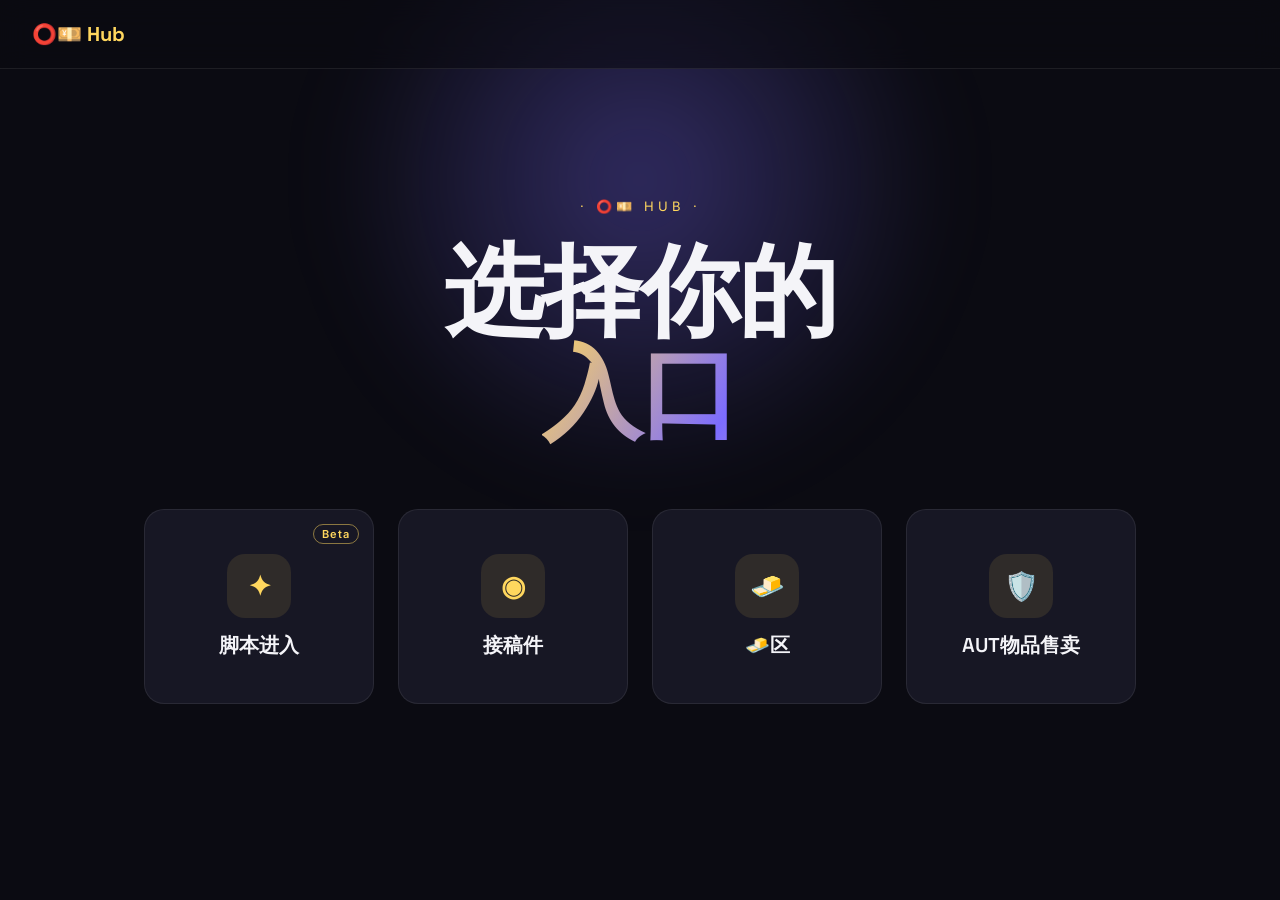
<file: index.html>
<!DOCTYPE html>
<html lang="zh">
<head>
  <meta charset="UTF-8" />
  <meta name="viewport" content="width=device-width, initial-scale=1.0" />
  <title>⭕💴 Hub</title>
  <link rel="stylesheet" href="styles.css" />
  <link rel="preconnect" href="https://fonts.googleapis.com" />
  <link rel="preconnect" href="https://fonts.gstatic.com" crossorigin />
  <link href="https://fonts.googleapis.com/css2?family=Space+Grotesk:wght@400;500;600;700&family=Inter:wght@400;500;600&display=swap" rel="stylesheet" />
</head>
<body>
  <nav class="nav">
    <a class="brand" href="#">⭕💴 <span>Hub</span></a>
  </nav>

  <header class="hero">
    <div class="hero-glow" aria-hidden="true"></div>
    <p class="eyebrow slide-in">· ⭕💴 Hub ·</p>
    <h1 class="slide-in">选择你的<br /><span class="grad">入口</span></h1>
    <div class="options">
      <button class="option slide-in" id="opt-script">
        <span class="option-icon">✦</span>
        <span class="option-title">脚本进入</span>
        <span class="option-tag">Beta</span>
      </button>
      <button class="option slide-in" id="opt-order">
        <span class="option-icon">◉</span>
        <span class="option-title">接稿件</span>
      </button>
      <button class="option slide-in" id="opt-hu">
        <span class="option-icon">🧈</span>
        <span class="option-title">🧈区</span>
      </button>
      <button class="option slide-in" id="opt-aut">
        <span class="option-icon">🛡️</span>
        <span class="option-title">AUT物品售卖</span>
      </button>
    </div>
  </header>

  <div class="modal" id="modal" hidden>
    <div class="modal-backdrop"></div>
    <div class="modal-box">
      <button class="modal-close" id="modal-close" aria-label="关闭">✕</button>
      <p class="eyebrow">· 脚本 ·</p>
      <h2>复制脚本</h2>
      <p class="modal-hint">点击下方文字即可复制</p>
      <div class="code" id="code" title="点击复制">
        loadstring(game:HttpGet('https://raw.githubusercontent.com/p4xt0n3/lqhzhub/refs/heads/main/mewing.lua'))()
      </div>
      <button class="btn btn-primary" id="copy-btn">复制脚本</button>
    </div>
  </div>

  <script type="module" src="script.js"></script>
</body>
</html>
</file>
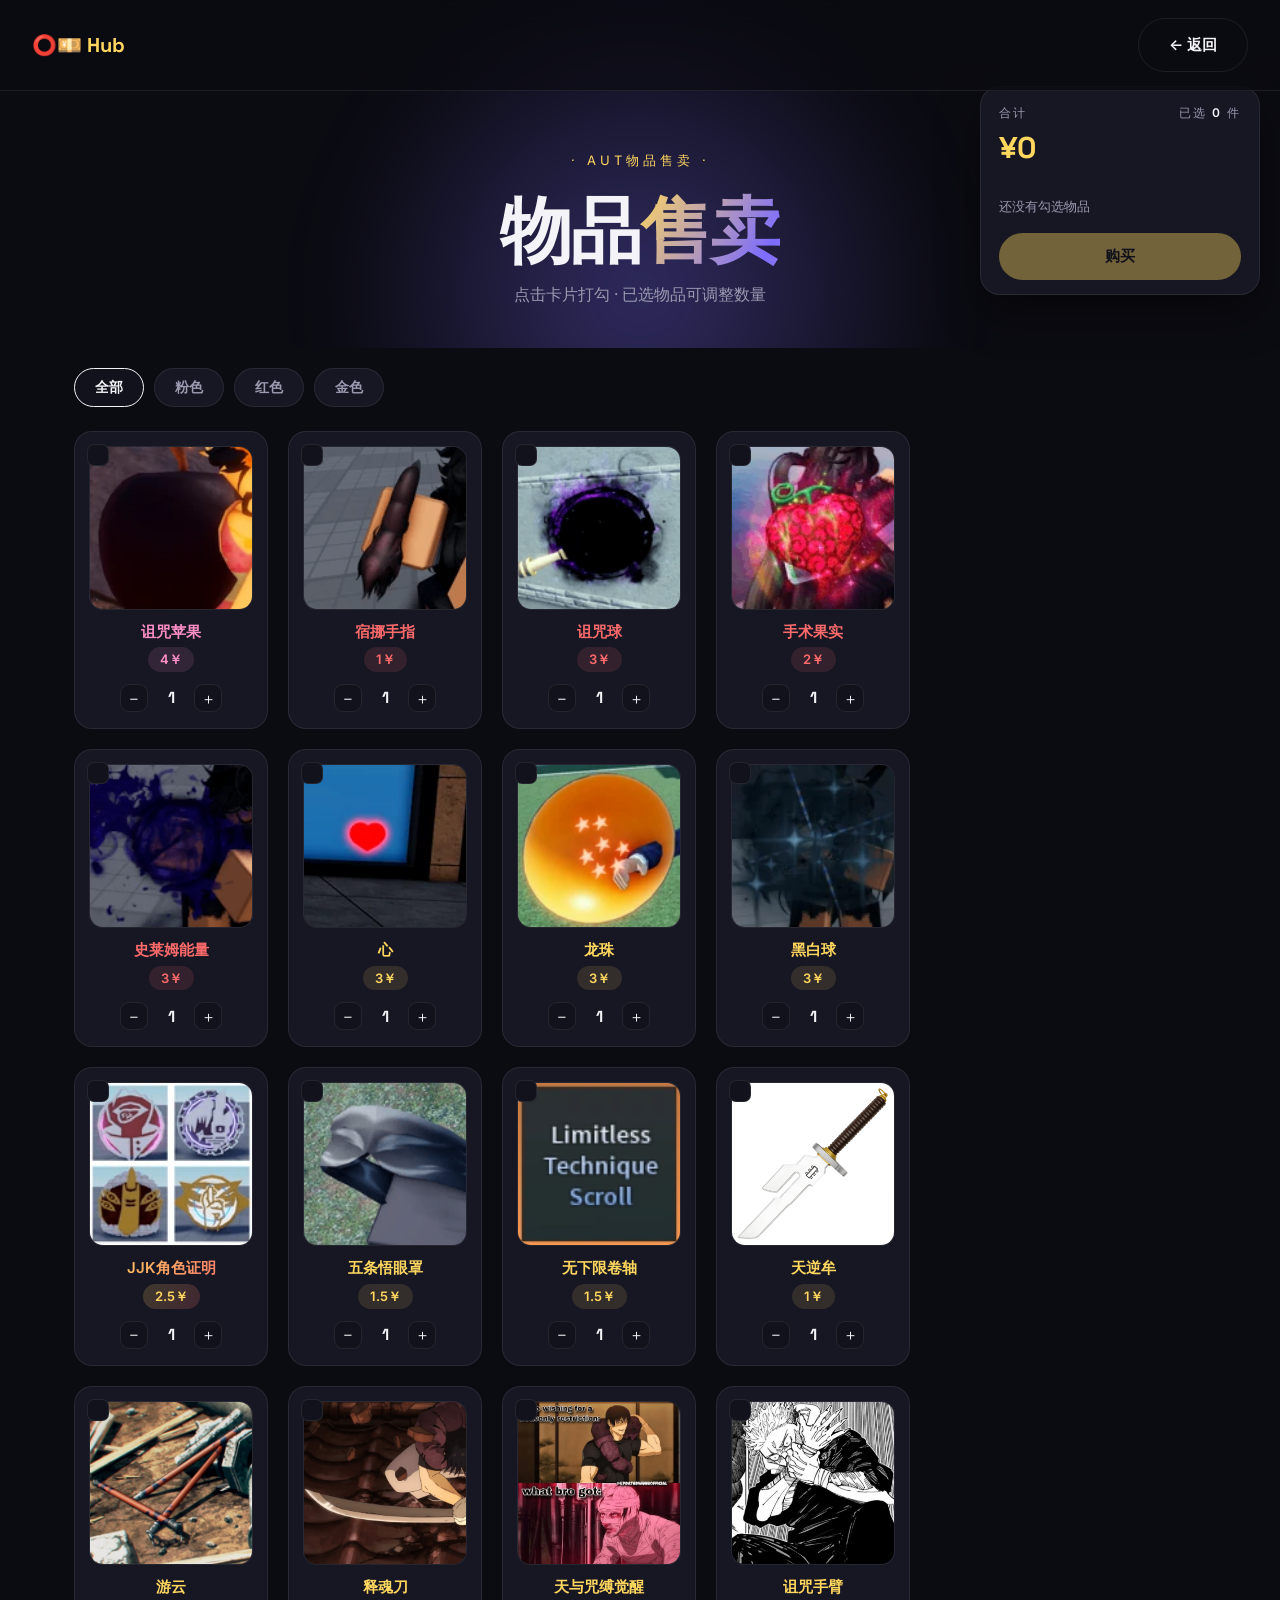
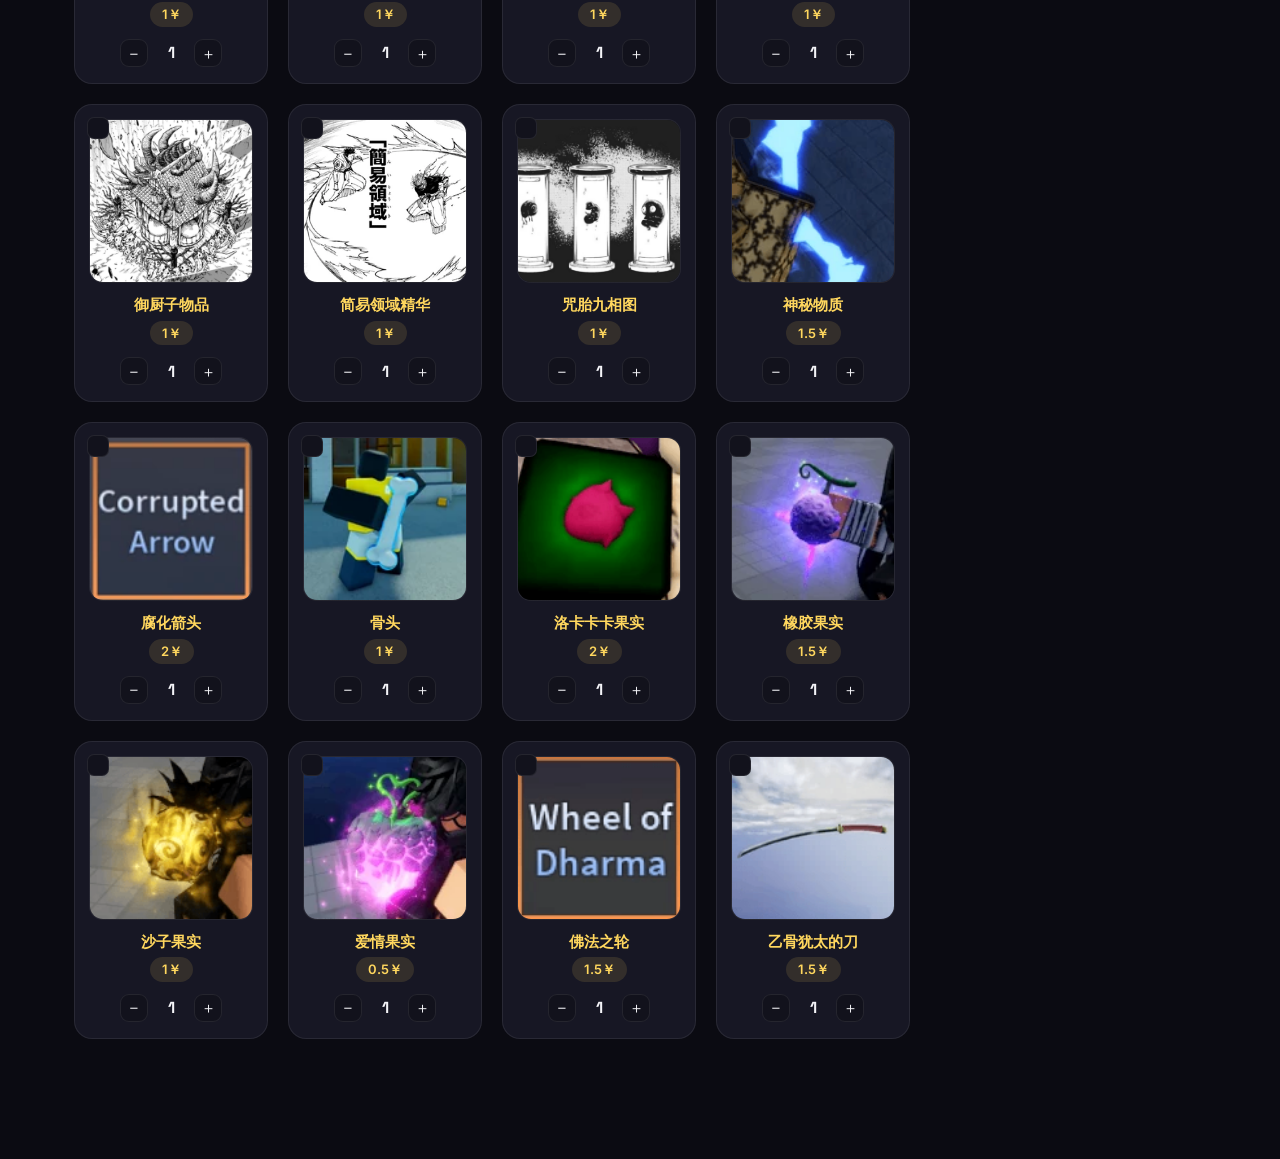
<file: aut.html>
<!DOCTYPE html>
<html lang="zh">
<head>
  <meta charset="UTF-8" />
  <meta name="viewport" content="width=device-width, initial-scale=1.0" />
  <title>⭕💴 Hub · AUT物品售卖</title>
  <link rel="stylesheet" href="styles.css" />
  <link rel="preconnect" href="https://fonts.googleapis.com" />
  <link rel="preconnect" href="https://fonts.gstatic.com" crossorigin />
  <link href="https://fonts.googleapis.com/css2?family=Space+Grotesk:wght@400;500;600;700&family=Inter:wght@400;500;600&display=swap" rel="stylesheet" />
</head>
<body>
  <nav class="nav">
    <a class="brand" href="index.html">⭕💴 <span>Hub</span></a>
    <a class="btn btn-ghost nav-back" href="index.html">← 返回</a>
  </nav>

  <header class="hero shop-hero">
    <div class="hero-glow" aria-hidden="true"></div>
    <p class="eyebrow slide-in">· AUT物品售卖 ·</p>
    <h1 class="slide-in">物品<span class="grad">售卖</span></h1>
    <p class="sub slide-in">点击卡片打勾 · 已选物品可调整数量</p>
  </header>

  <main class="shop">
    <div class="filters" id="filters">
      <button class="filter-btn active" data-color="all">全部</button>
      <button class="filter-btn" data-color="pink">粉色</button>
      <button class="filter-btn" data-color="red">红色</button>
      <button class="filter-btn" data-color="gold">金色</button>
    </div>
    <div class="items" id="items"></div>
  </main>

  <aside class="cart" id="cart">
    <div class="cart-head">
      <span>合计</span>
      <span>已选 <b id="cart-count">0</b> 件</span>
    </div>
    <div class="cart-price" id="cart-price">¥0</div>
    <div class="cart-list" id="cart-list"></div>
    <p class="cart-empty" id="cart-empty">还没有勾选物品</p>
    <button class="btn btn-primary buy-btn" id="buy-btn" disabled>购买</button>
  </aside>

  <div class="modal" id="pay-modal" hidden>
    <div class="modal-backdrop"></div>
    <div class="modal-box pay-box">
      <button class="modal-close" id="pay-close" aria-label="关闭">✕</button>
      <p class="eyebrow">· 订单确认 ·</p>
      <h2>填写信息</h2>
      <div class="pay-field">
        <label>QQ号</label>
        <input id="pay-qq" type="text" inputmode="numeric" placeholder="请输入 QQ 号" />
      </div>
      <div class="pay-field">
        <label>QQ名称</label>
        <input id="pay-name" type="text" placeholder="请输入 QQ 名称" />
      </div>
      <div class="pay-field">
        <label>Roblox名称</label>
        <input id="pay-ro" type="text" placeholder="请输入 Roblox 名称" />
      </div>
      <button class="btn btn-primary pay-confirm" id="pay-confirm">生成账单</button>
    </div>
  </div>

  <script type="module" src="aut.js"></script>
</body>
</html>
</file>
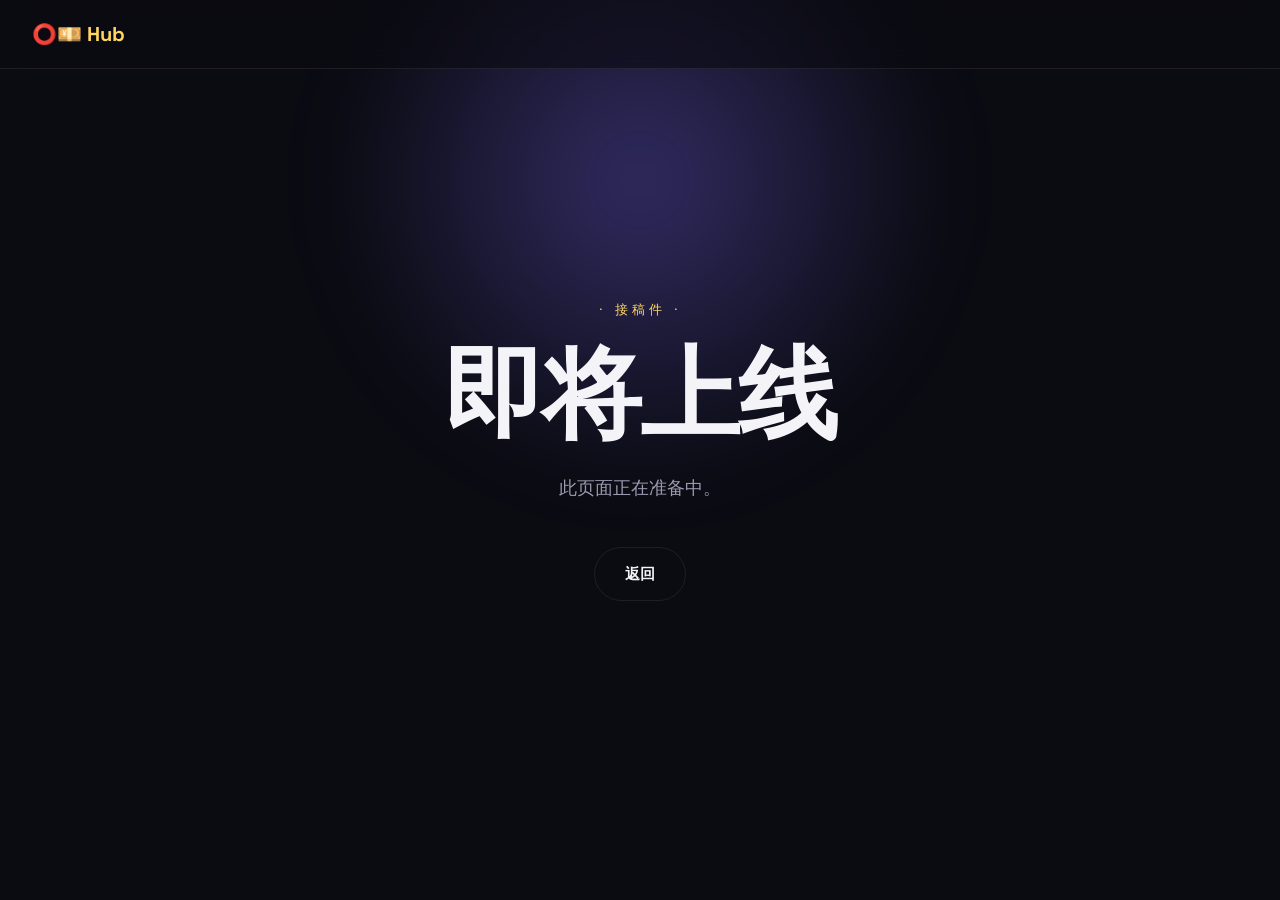
<file: gj.html>
<!DOCTYPE html>
<html lang="zh">
<head>
  <meta charset="UTF-8" />
  <meta name="viewport" content="width=device-width, initial-scale=1.0" />
  <title>⭕💴 Hub · 接稿件</title>
  <link rel="stylesheet" href="styles.css" />
  <link rel="preconnect" href="https://fonts.googleapis.com" />
  <link rel="preconnect" href="https://fonts.gstatic.com" crossorigin />
  <link href="https://fonts.googleapis.com/css2?family=Space+Grotesk:wght@400;500;600;700&family=Inter:wght@400;500;600&display=swap" rel="stylesheet" />
</head>
<body>
  <nav class="nav">
    <a class="brand" href="index.html">⭕💴 <span>Hub</span></a>
  </nav>

  <header class="hero">
    <div class="hero-glow" aria-hidden="true"></div>
    <p class="eyebrow slide-in">· 接稿件 ·</p>
    <h1 class="slide-in">即将上线</h1>
    <p class="sub slide-in">此页面正在准备中。</p>
    <div class="hero-actions slide-in">
      <a class="btn btn-ghost" href="index.html">返回</a>
    </div>
  </header>

  <script type="module" src="script.js"></script>
</body>
</html>
</file>
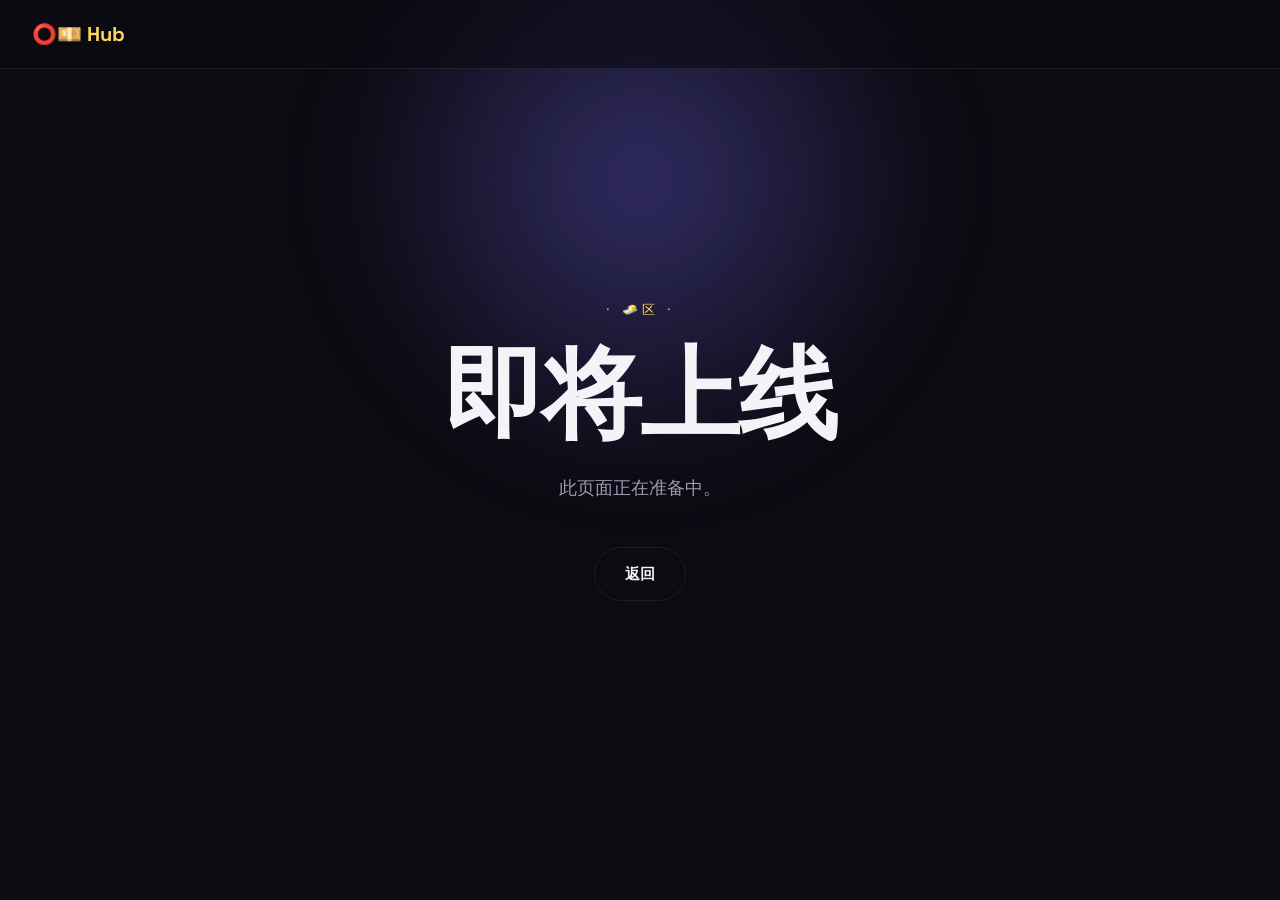
<file: hy.html>
<!DOCTYPE html>
<html lang="zh">
<head>
  <meta charset="UTF-8" />
  <meta name="viewport" content="width=device-width, initial-scale=1.0" />
  <title>⭕💴 Hub · 🧈区</title>
  <link rel="stylesheet" href="styles.css" />
  <link rel="preconnect" href="https://fonts.googleapis.com" />
  <link rel="preconnect" href="https://fonts.gstatic.com" crossorigin />
  <link href="https://fonts.googleapis.com/css2?family=Space+Grotesk:wght@400;500;600;700&family=Inter:wght@400;500;600&display=swap" rel="stylesheet" />
</head>
<body>
  <nav class="nav">
    <a class="brand" href="index.html">⭕💴 <span>Hub</span></a>
  </nav>

  <header class="hero">
    <div class="hero-glow" aria-hidden="true"></div>
    <p class="eyebrow slide-in">· 🧈区 ·</p>
    <h1 class="slide-in">即将上线</h1>
    <p class="sub slide-in">此页面正在准备中。</p>
    <div class="hero-actions slide-in">
      <a class="btn btn-ghost" href="index.html">返回</a>
    </div>
  </header>

  <script type="module" src="script.js"></script>
</body>
</html>
</file>
<file: styles.css>
:root {
  --bg: #0b0b12;
  --bg-soft: #12121c;
  --card: #171724;
  --line: rgba(255, 255, 255, 0.08);
  --text: #f4f4f8;
  --muted: #9a9ab0;
  --accent: #ffd75e;
  --accent-2: #7c6cff;
  --radius: 20px;
  --ease: cubic-bezier(0.22, 1, 0.36, 1);
}

* {
  margin: 0;
  padding: 0;
  box-sizing: border-box;
}

html {
  scroll-behavior: smooth;
}

body {
  font-family: "Inter", system-ui, sans-serif;
  background: var(--bg);
  color: var(--text);
  line-height: 1.6;
  overflow-x: hidden;
  min-height: 100vh;
}

h1, h2, .brand {
  font-family: "Space Grotesk", sans-serif;
}

/* ---------- Nav ---------- */
.nav {
  position: fixed;
  inset: 0 0 auto 0;
  z-index: 50;
  display: flex;
  align-items: center;
  justify-content: space-between;
  padding: 18px 32px;
  background: rgba(11, 11, 18, 0.6);
  backdrop-filter: blur(14px);
  border-bottom: 1px solid var(--line);
  transform: translateY(-100%);
  animation: navIn 0.8s var(--ease) 0.2s forwards;
}

@keyframes navIn {
  to { transform: translateY(0); }
}

.brand {
  font-size: 20px;
  font-weight: 700;
  text-decoration: none;
  color: var(--text);
}

.brand span {
  color: var(--accent);
}

.nav-back {
  padding: 8px 18px;
  font-size: 14px;
  font-family: "Inter", sans-serif;
}

/* ---------- Hero ---------- */
.hero {
  position: relative;
  min-height: 100vh;
  display: flex;
  flex-direction: column;
  justify-content: center;
  align-items: center;
  text-align: center;
  padding: 120px 24px;
  overflow: hidden;
}

.hero-glow {
  position: absolute;
  top: -20%;
  left: 50%;
  transform: translateX(-50%);
  width: 720px;
  height: 720px;
  background: radial-gradient(circle at center, rgba(124, 108, 255, 0.35), transparent 60%);
  filter: blur(40px);
  animation: float 8s ease-in-out infinite;
  pointer-events: none;
}

@keyframes float {
  0%, 100% { transform: translateX(-50%) translateY(0); }
  50% { transform: translateX(-50%) translateY(-30px); }
}

.eyebrow {
  font-size: 13px;
  letter-spacing: 4px;
  text-transform: uppercase;
  color: var(--accent);
  margin-bottom: 24px;
}

.hero h1 {
  font-size: clamp(48px, 9vw, 100px);
  line-height: 1.02;
  font-weight: 700;
  letter-spacing: -2px;
}

.grad {
  background: linear-gradient(120deg, var(--accent), var(--accent-2), var(--accent));
  background-size: 200% auto;
  -webkit-background-clip: text;
  background-clip: text;
  color: transparent;
  animation: shimmer 6s linear infinite;
}

@keyframes shimmer {
  to { background-position: 200% center; }
}

.sub {
  margin-top: 28px;
  max-width: 560px;
  color: var(--muted);
  font-size: 18px;
}

/* ---------- Options ---------- */
.options {
  margin-top: 64px;
  display: flex;
  gap: 24px;
  flex-wrap: wrap;
  justify-content: center;
}

.option {
  position: relative;
  display: flex;
  flex-direction: column;
  align-items: center;
  gap: 14px;
  min-width: 230px;
  padding: 44px 40px;
  background: var(--card);
  border: 1px solid var(--line);
  border-radius: var(--radius);
  color: var(--text);
  cursor: pointer;
  font-family: "Space Grotesk", sans-serif;
  font-size: 20px;
  font-weight: 600;
  transition: transform 0.4s var(--ease), border-color 0.4s, box-shadow 0.4s, background 0.4s;
}

.option:hover {
  transform: translateY(-8px);
  border-color: rgba(255, 215, 94, 0.55);
  box-shadow: 0 20px 48px rgba(0, 0, 0, 0.4);
  background: var(--bg-soft);
}

.option:active {
  transform: translateY(-3px) scale(0.98);
}

.option-icon {
  width: 64px;
  height: 64px;
  display: grid;
  place-items: center;
  font-size: 28px;
  color: var(--accent);
  background: rgba(255, 215, 94, 0.1);
  border-radius: 18px;
  transition: transform 0.5s var(--ease), background 0.4s, color 0.4s;
}

.option:hover .option-icon {
  transform: translateY(-4px) rotate(-6deg) scale(1.1);
  background: rgba(255, 215, 94, 0.22);
  color: #ffe894;
  animation: wiggle 0.6s var(--ease);
}

@keyframes wiggle {
  0%, 100% { transform: translateY(-4px) rotate(-6deg) scale(1.1); }
  25% { transform: translateY(-4px) rotate(6deg) scale(1.12); }
  50% { transform: translateY(-4px) rotate(-4deg) scale(1.1); }
  75% { transform: translateY(-4px) rotate(4deg) scale(1.1); }
}

.option-tag {
  position: absolute;
  top: 14px;
  right: 14px;
  font-size: 11px;
  font-family: "Inter", sans-serif;
  font-weight: 600;
  letter-spacing: 1px;
  color: var(--accent);
  border: 1px solid rgba(255, 215, 94, 0.5);
  padding: 2px 8px;
  border-radius: 999px;
  animation: pulseTag 2.4s ease-in-out infinite;
}

.option-title {
  transition: transform 0.4s var(--ease);
}

.option:hover .option-title {
  transform: translateY(2px);
}

@keyframes pulseTag {
  0%, 100% { opacity: 1; transform: scale(1); }
  50% { opacity: 0.75; transform: scale(1.05); }
}

/* ---------- Buttons ---------- */
.btn {
  border: none;
  padding: 14px 30px;
  border-radius: 999px;
  font-size: 15px;
  font-weight: 600;
  cursor: pointer;
  text-decoration: none;
  display: inline-block;
  transition: transform 0.3s var(--ease), box-shadow 0.3s, background 0.3s;
}

.btn:hover {
  transform: translateY(-3px);
}

.btn-primary {
  background: var(--accent);
  color: #0b0b12;
}

.btn-primary:hover {
  box-shadow: 0 12px 32px rgba(255, 215, 94, 0.4);
}

.btn-ghost {
  background: transparent;
  color: var(--text);
  border: 1px solid var(--line);
}

.btn-ghost:hover {
  background: var(--bg-soft);
}

.hero-actions {
  margin-top: 44px;
  display: flex;
  gap: 16px;
  justify-content: center;
}

/* ---------- Modal ---------- */
.modal {
  position: fixed;
  inset: 0;
  z-index: 100;
  display: grid;
  place-items: center;
  padding: 24px;
}

.modal[hidden] {
  display: none;
}

.modal-backdrop {
  position: absolute;
  inset: 0;
  background: rgba(5, 5, 10, 0.7);
  backdrop-filter: blur(6px);
  animation: fadeIn 0.4s var(--ease);
}

.modal-box {
  position: relative;
  width: min(560px, 100%);
  background: var(--bg-soft);
  border: 1px solid var(--line);
  border-radius: var(--radius);
  padding: 44px 36px 36px;
  text-align: center;
  animation: popIn 0.5s var(--ease);
}

@keyframes fadeIn {
  from { opacity: 0; }
  to { opacity: 1; }
}

@keyframes popIn {
  from { opacity: 0; transform: translateY(24px) scale(0.96); }
  to { opacity: 1; transform: translateY(0) scale(1); }
}

.modal-close {
  position: absolute;
  top: 16px;
  right: 16px;
  width: 36px;
  height: 36px;
  border: none;
  border-radius: 999px;
  background: var(--card);
  color: var(--muted);
  font-size: 16px;
  cursor: pointer;
  transition: background 0.3s, color 0.3s, transform 0.3s;
}

.modal-close:hover {
  background: var(--text);
  color: var(--bg);
  transform: rotate(90deg);
}

.modal-box h2 {
  font-size: 32px;
  letter-spacing: -1px;
}

.modal-hint {
  color: var(--muted);
  font-size: 14px;
  margin: 8px 0 24px;
}

.code {
  font-family: ui-monospace, "SF Mono", Menlo, monospace;
  font-size: 13px;
  line-height: 1.6;
  word-break: break-all;
  text-align: left;
  background: #0d0d16;
  border: 1px solid var(--line);
  border-radius: 12px;
  padding: 16px 18px;
  color: var(--accent);
  margin-bottom: 24px;
  cursor: pointer;
  user-select: all;
  transition: border-color 0.3s;
}

.code:hover {
  border-color: rgba(255, 215, 94, 0.5);
}

/* ---------- Slide-in reveal ---------- */
.slide-in {
  opacity: 0;
  transform: translateY(30px);
  transition: opacity 0.8s var(--ease), transform 0.8s var(--ease);
}

.slide-in.in {
  opacity: 1;
  transform: translateY(0);
}

.hero .eyebrow.slide-in { transition-delay: 0.3s; }
.hero h1.slide-in { transition-delay: 0.45s; }
.hero .sub.slide-in { transition-delay: 0.6s; }
.hero .hero-actions.slide-in { transition-delay: 0.75s; }
.options .option:nth-child(1) { transition-delay: 0.6s; }
.options .option:nth-child(2) { transition-delay: 0.72s; }
.options .option:nth-child(3) { transition-delay: 0.84s; }
.options .option:nth-child(4) { transition-delay: 0.96s; }

@media (max-width: 720px) {
  .nav { padding: 16px 20px; }
  .hero { padding-top: 100px; }
  .option { min-width: 200px; padding: 36px 28px; }
}

/* ---------- AUT Shop ---------- */
.shop-hero { min-height: 0; padding: 150px 24px 40px; }
.shop-hero h1 { font-size: clamp(40px, 7vw, 72px); }
.shop-hero .sub { margin-top: 14px; font-size: 16px; }

.shop { max-width: 1180px; margin: 0 auto; padding: 20px 24px 120px; }

.filters {
  display: flex;
  gap: 10px;
  flex-wrap: wrap;
  margin-bottom: 24px;
}

.filter-btn {
  border: 1px solid var(--line);
  background: var(--card);
  color: var(--muted);
  font-family: "Inter", sans-serif;
  font-size: 14px;
  font-weight: 600;
  padding: 9px 20px;
  border-radius: 999px;
  cursor: pointer;
  transition: color 0.3s, border-color 0.3s, background 0.3s, transform 0.2s;
}

.filter-btn:hover {
  color: var(--text);
  border-color: rgba(255, 215, 94, 0.4);
}

.filter-btn:active {
  transform: scale(0.96);
}

.filter-btn.active[data-color="all"] {
  color: var(--text);
  border-color: var(--text);
  background: var(--bg-soft);
}

.filter-btn.active[data-color="pink"] {
  color: #ff8ec6;
  border-color: #ff8ec6;
  background: rgba(255, 142, 198, 0.12);
}

.filter-btn.active[data-color="red"] {
  color: #ff6b6b;
  border-color: #ff6b6b;
  background: rgba(255, 107, 107, 0.12);
}

.filter-btn.active[data-color="gold"] {
  color: var(--accent);
  border-color: var(--accent);
  background: rgba(255, 215, 94, 0.12);
}

.items {
  display: grid;
  grid-template-columns: repeat(auto-fill, minmax(172px, 1fr));
  gap: 20px;
}

.item-card {
  position: relative;
  background: var(--card);
  border: 1px solid var(--line);
  border-radius: 18px;
  padding: 14px 14px 16px;
  text-align: center;
  cursor: pointer;
  user-select: none;
  opacity: 0;
  transform: translateY(16px);
  animation: cardIn 0.6s var(--ease) forwards;
  transition: transform 0.3s var(--ease), border-color 0.3s, box-shadow 0.3s;
}

@keyframes cardIn {
  to { opacity: 1; transform: translateY(0); }
}

.item-card:hover { transform: translateY(-4px); border-color: rgba(255, 215, 94, 0.4); }
.item-card.checked { border-color: var(--accent); box-shadow: 0 14px 34px rgba(255, 215, 94, 0.16); }

.item-check { position: absolute; top: 12px; left: 12px; z-index: 2; }
.item-check .box {
  width: 22px; height: 22px; border-radius: 7px;
  display: grid; place-items: center;
  border: 1px solid var(--line);
  background: var(--bg-soft);
  color: #0b0b12;
  font-size: 13px;
  transition: background 0.25s, border-color 0.25s;
}
.item-check .box::after {
  content: "✓"; opacity: 0; transform: scale(0.4);
  transition: opacity 0.2s, transform 0.25s var(--ease);
}
.item-card.checked .item-check .box { background: var(--accent); border-color: var(--accent); }
.item-card.checked .item-check .box::after { opacity: 1; transform: scale(1); }

.item-img {
  position: relative; aspect-ratio: 1; border-radius: 14px; overflow: hidden;
  background: linear-gradient(160deg, var(--bg-soft), var(--card));
  border: 1px solid var(--line);
}
.img-fallback {
  position: absolute; inset: 0; display: grid; place-items: center;
  font-size: 34px; font-weight: 700; font-family: "Space Grotesk", sans-serif;
  color: var(--fb, rgba(255, 255, 255, 0.15));
}
.item-img img { position: relative; width: 100%; height: 100%; object-fit: cover; }
.item-img img.failed { visibility: hidden; }

.item-name { margin-top: 12px; font-size: 15px; font-weight: 600; line-height: 1.3; }
.name-red { color: #ff6b6b; }
.name-gold { color: var(--accent); }
.name-pink { color: #ff8ec6; }
.name-goldred {
  background: linear-gradient(120deg, var(--accent), #ff6b6b);
  -webkit-background-clip: text;
  background-clip: text;
  color: transparent;
}

.item-price {
  margin-top: 6px; display: inline-block; padding: 2px 12px;
  border-radius: 999px; font-size: 13px; font-weight: 600;
}
.price-red { color: #ff6b6b; background: rgba(255, 107, 107, 0.12); }
.price-gold { color: var(--accent); background: rgba(255, 215, 94, 0.12); }
.price-pink { color: #ff8ec6; background: rgba(255, 142, 198, 0.12); }
.price-goldred { color: #ffd75e; background: linear-gradient(120deg, rgba(255, 215, 94, 0.18), rgba(255, 107, 107, 0.18)); }

.item-qty { margin-top: 12px; display: flex; align-items: center; justify-content: center; gap: 12px; }
.qty-btn {
  width: 28px; height: 28px; border-radius: 9px;
  border: 1px solid var(--line);
  background: var(--bg-soft);
  color: var(--text);
  font-size: 15px; line-height: 1;
  cursor: pointer;
  transition: border-color 0.25s, color 0.25s, transform 0.2s;
}
.qty-btn:hover { border-color: var(--accent); color: var(--accent); transform: translateY(-1px); }
.qty-btn:active { transform: scale(0.9); }
.qty-num { min-width: 22px; font-family: "Space Grotesk", sans-serif; font-weight: 700; font-size: 16px; }

/* Cart */
.cart {
  position: fixed;
  top: 86px;
  right: 20px;
  z-index: 40;
  width: 280px;
  background: var(--card);
  border: 1px solid var(--line);
  border-radius: var(--radius);
  padding: 16px 18px 14px;
  box-shadow: 0 18px 44px rgba(0, 0, 0, 0.45);
  opacity: 0;
  transform: translateY(16px);
  animation: cardIn 0.6s var(--ease) 0.5s forwards;
}
.cart-head {
  display: flex; align-items: baseline; justify-content: space-between;
  font-size: 12px; letter-spacing: 2px; color: var(--muted); text-transform: uppercase;
}
.cart-head b { color: var(--text); font-weight: 600; }
.cart-price {
  margin-top: 2px; font-family: "Space Grotesk", sans-serif;
  font-size: 30px; font-weight: 700; color: var(--accent); letter-spacing: -1px;
}
.cart-list { margin-top: 12px; display: flex; flex-direction: column; gap: 6px; max-height: 240px; overflow-y: auto; }
.cart-line {
  display: flex; justify-content: space-between; gap: 10px;
  font-size: 14px; padding: 6px 0; border-bottom: 1px dashed var(--line);
}
.cart-line .l-name { color: var(--text); }
.cart-line .l-qty { color: var(--muted); font-variant-numeric: tabular-nums; }
.cart-empty { margin-top: 12px; font-size: 13px; color: var(--muted); }

.buy-btn { width: 100%; margin-top: 16px; }
.buy-btn:disabled {
  opacity: 0.4;
  cursor: not-allowed;
  transform: none;
  box-shadow: none;
}
.buy-btn:disabled:hover { transform: none; }

/* Pay modal */
.pay-box { width: min(440px, 100%); }
.pay-box .eyebrow { margin-bottom: 8px; }
.pay-box h2 { margin-bottom: 22px; }
.pay-field { text-align: left; margin-bottom: 16px; }
.pay-field label { display: block; font-size: 13px; color: var(--muted); margin-bottom: 6px; letter-spacing: 1px; }
.pay-field input {
  width: 100%;
  padding: 13px 16px;
  border-radius: 12px;
  border: 1px solid var(--line);
  background: var(--bg);
  color: var(--text);
  font-size: 15px;
  outline: none;
  transition: border-color 0.3s;
}
.pay-field input::placeholder { color: var(--muted); }
.pay-field input:focus { border-color: var(--accent); }
.pay-confirm { width: 100%; margin-top: 8px; }

.pay-box.shake { animation: shake 0.4s var(--ease); }
@keyframes shake {
  0%, 100% { transform: translateX(0); }
  25% { transform: translateX(-10px); }
  50% { transform: translateX(10px); }
  75% { transform: translateX(-6px); }
}

@media (min-width: 721px) {
  .shop { padding-right: 320px; }
}

@media (max-width: 720px) {
  .shop { padding-bottom: 180px; }
  .cart {
    top: auto; right: 0; bottom: 0; left: 0;
    width: auto;
    border-radius: 20px 20px 0 0;
    border-left: none; border-right: none; border-bottom: none;
    padding: 14px 20px 16px;
  }
  .cart-head { font-size: 11px; }
  .cart-price { font-size: 24px; }
  .cart-list { max-height: 110px; }
}
</file>
